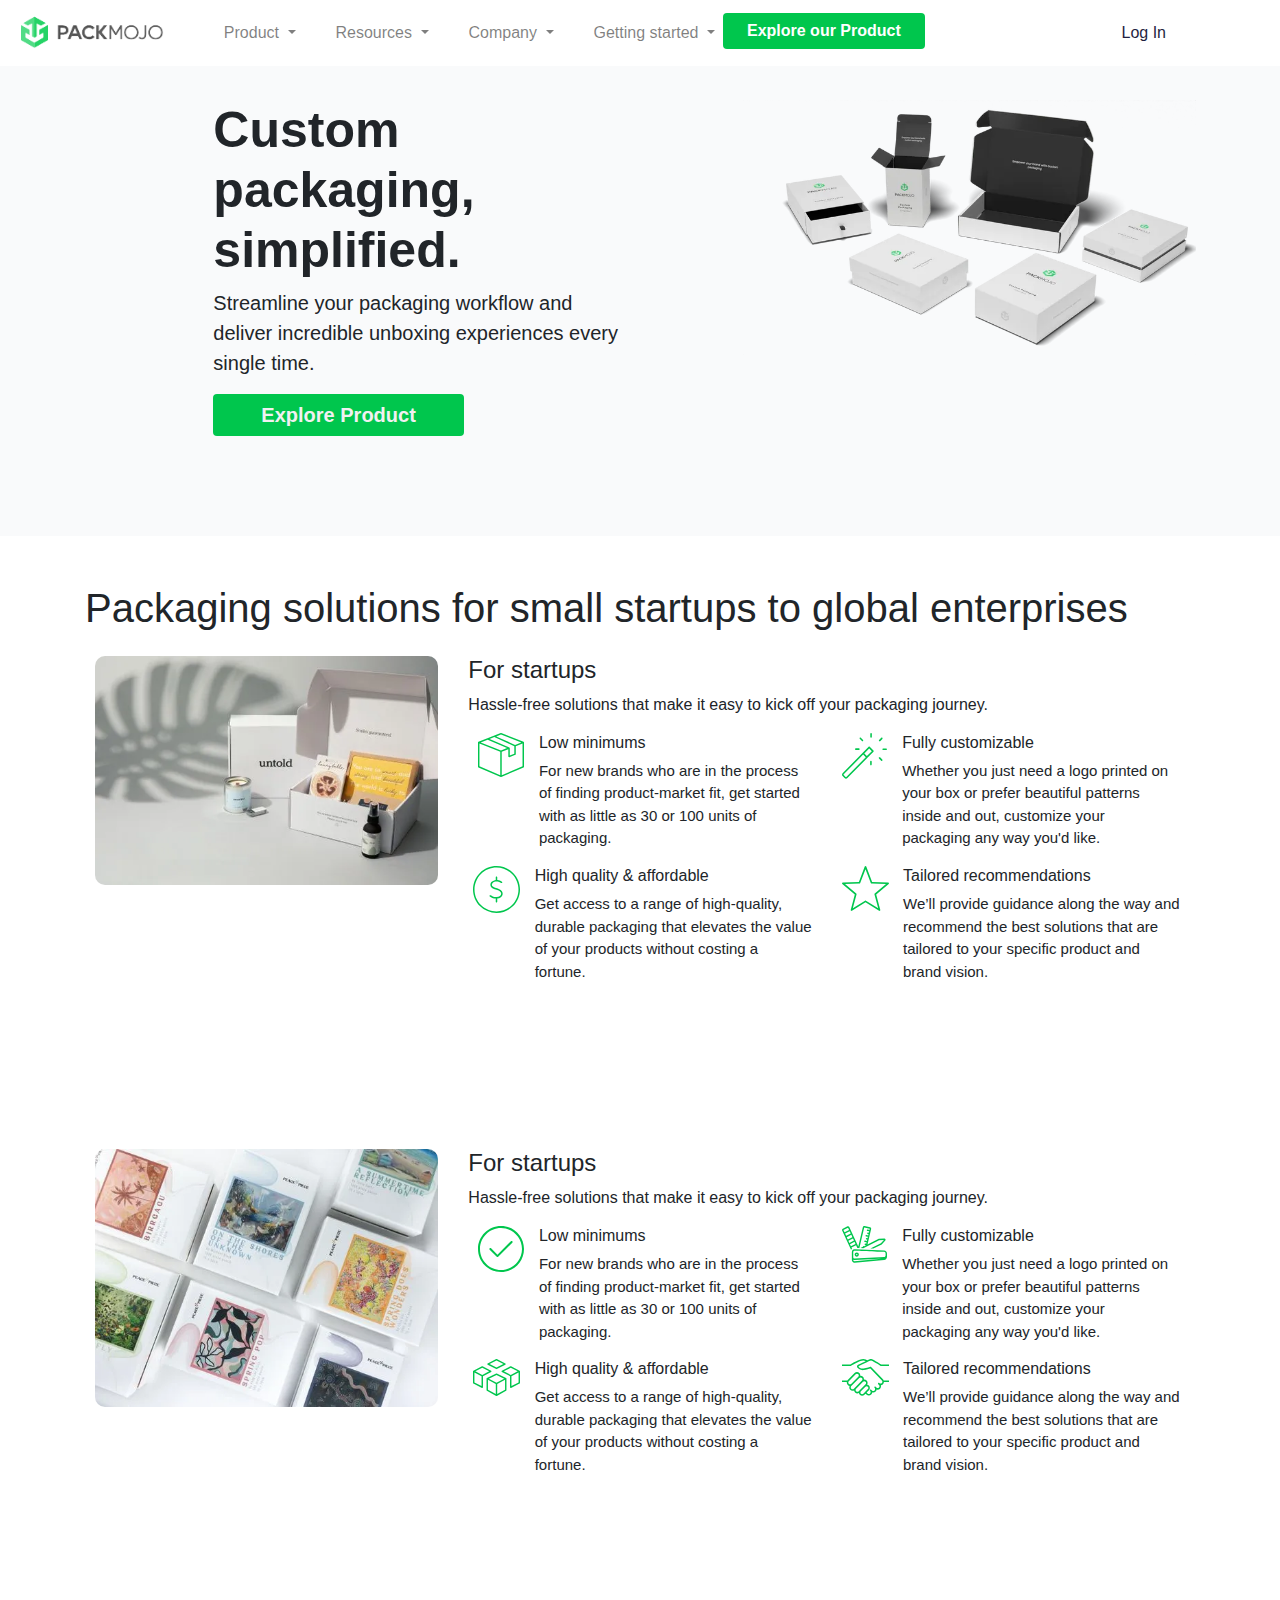
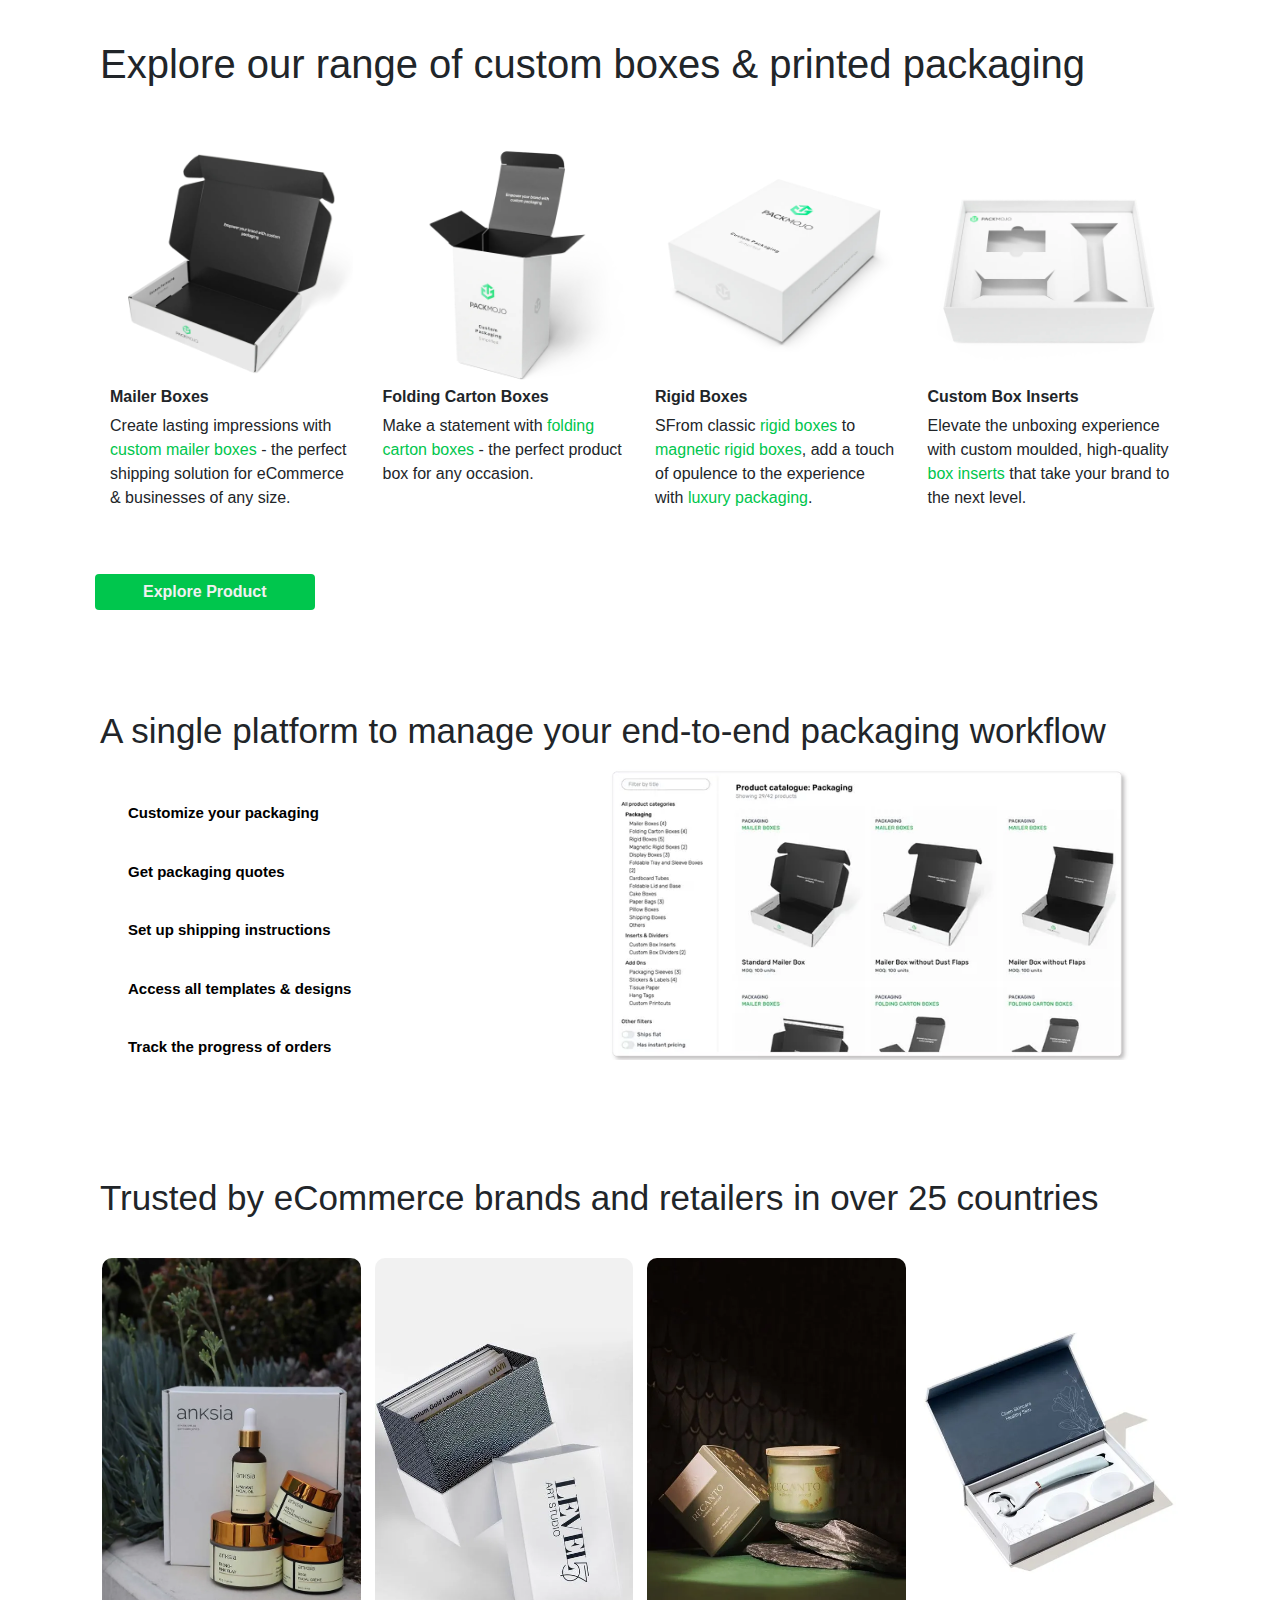
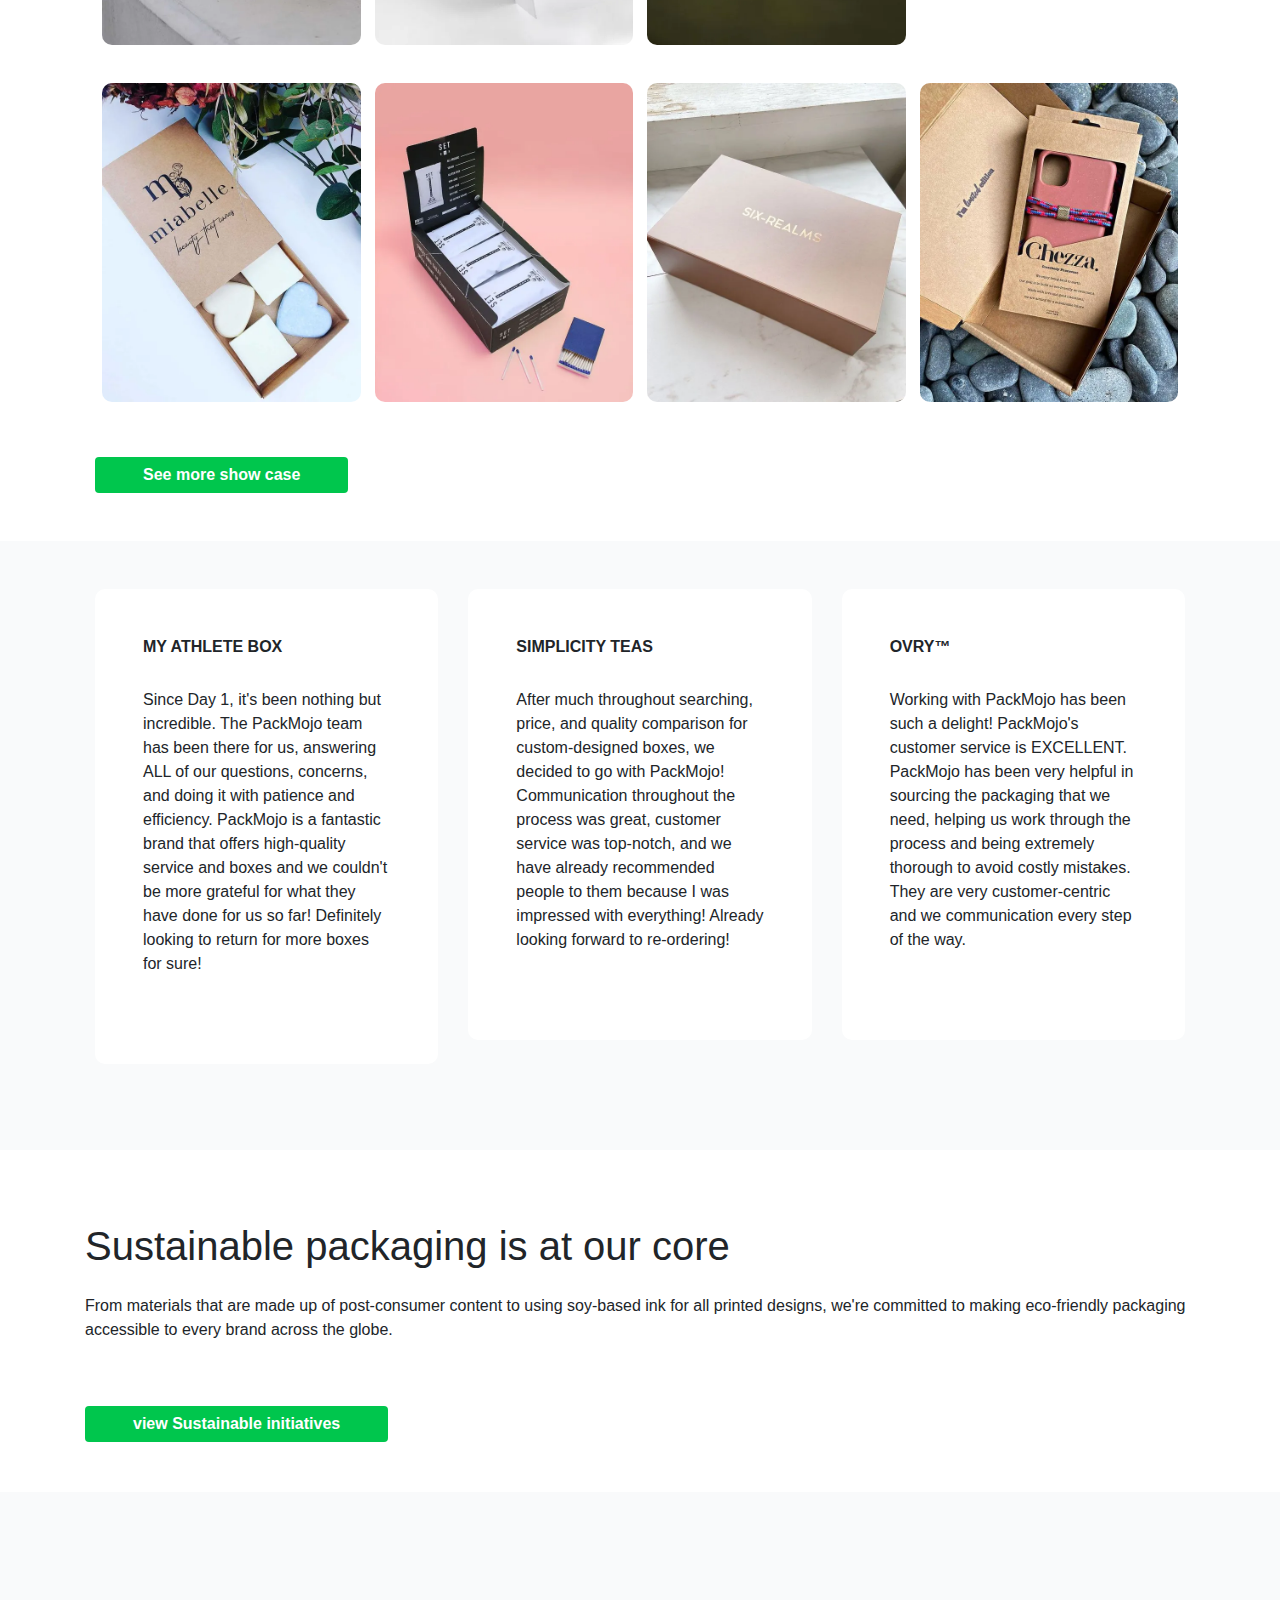
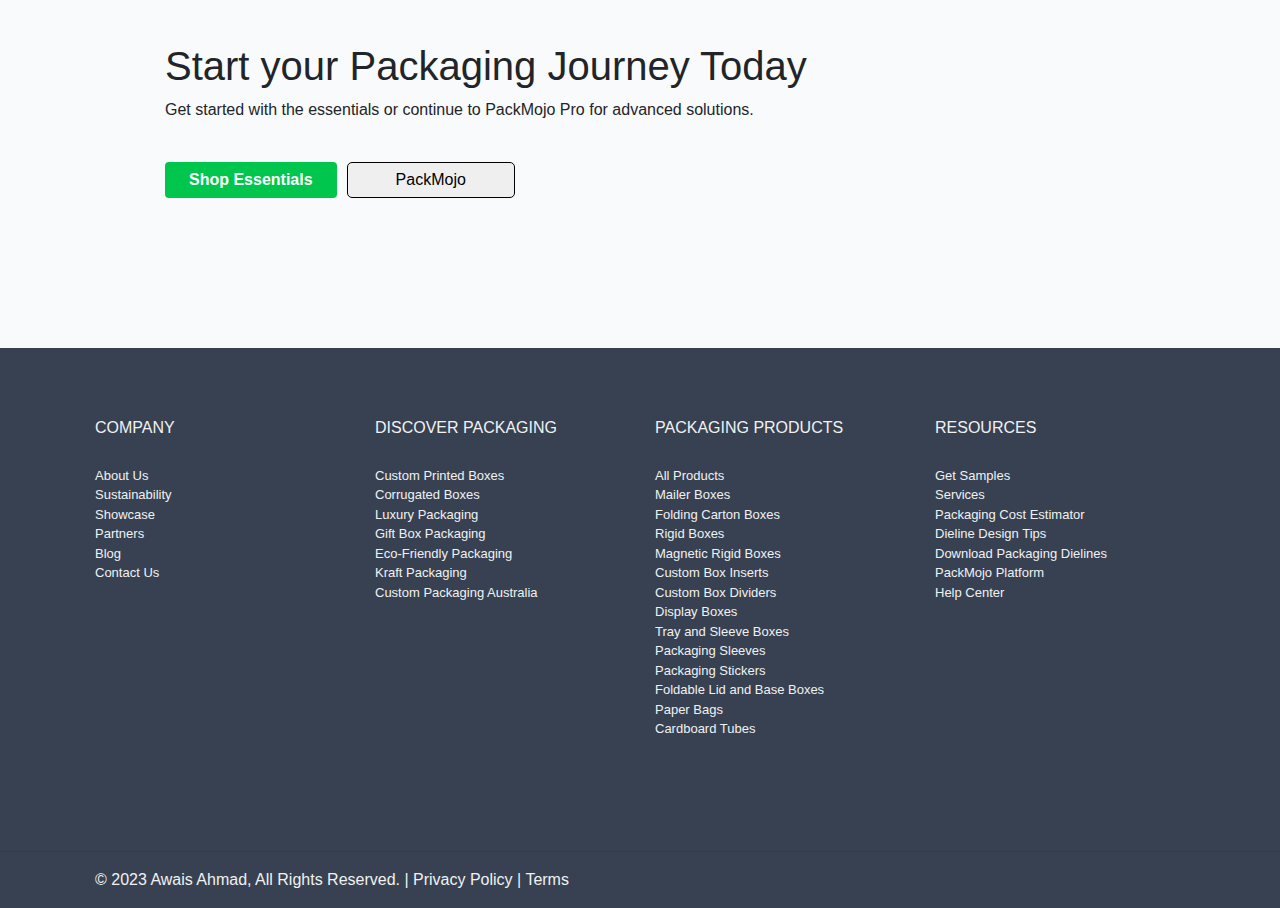
<file: index.html>
<!DOCTYPE html>
<html>

<head>
    <!-- Add Bootstrap CSS link -->
    <link rel="stylesheet" href="https://maxcdn.bootstrapcdn.com/bootstrap/4.5.2/css/bootstrap.min.css">
    <!-- <link rel="stylesheet" href="assets/css/bootstrap.min.css"> -->
    <link rel="stylesheet" href="assets/css/style.css">
    <link rel="stylesheet" href="assets/css/fontawesome.min.css">
    <!-- <script src="https://kit.fontawesome.com/03917596da.js" crossorigin="anonymous"></script> -->
    <link rel="icon" href="assets/images/apple-touch-icon-114x114.png" type="image/x-icon">
    <title>Custom Packmojo</title>
</head>

<body>
    <nav class="navbar navbar-expand-lg navbar-light bg-white fix fixed-top">
        <a class="navbar-brand" href="index.html">
            <img src="assets/images/logo-removebg-preview.png" alt="Logo" height="40">
        </a>
        <button class="navbar-toggler" type="button" data-toggle="collapse" data-target="#navbarNavDropdown"
            aria-controls="navbarNavDropdown" aria-expanded="false" aria-label="Toggle navigation">
            <span class="navbar-toggler-icon"></span>
        </button>
        <div class="collapse navbar-collapse ml-3" id="navbarNavDropdown" class="myNavbar">
            <ul class="navbar-nav ml-3">
                <li class="nav-item dropdown">
                    <a class="nav-link dropdown-toggle" href="#" id="dropdown1" role="button" data-toggle="dropdown"
                        aria-haspopup="true" aria-expanded="false">
                        Product
                    </a>
                    <div class="dropdown-menu pl-4" aria-labelledby="dropdown1">
                        <div class="dropdown-item"> 
                            <div class="row">
                              <div class="col-lg-6">
                                  <h3>Packing</h3>
                                  <p>Choose from over 40 packaging products</p>
                              </div>
                              <div class="col-lg-6">
                                <h3>Packing</h3>
                                <p>Choose from over 40 packaging products</p>
                            </div>
                            </div>
                            <div class="row">
                                <div class="col-2">
                                    <div class="tages">
                                    <a href="">Mailer Boxes</a>
                                </div>
                                </div>
                                <div class="col-2">
                                    <div class="tages">
                                    <a href="">Folding Cartons</a>
                                </div>
                                </div>
                                <div class="col-2">
                                    <div class="tages">
                                    <a href="">Mailer Boxes</a>
                                </div>
                                </div>
                                <div class="col-2">
                                    <div class="tages">
                                    <a href="">Mailer Boxes</a>
                                </div>
                                </div>
                                <div class="col-2">
                                    <div class="tages">
                                    <a href="">Mailer Boxes</a>
                                </div>
                                </div>
                                <div class="col-2">
                                    <div class="tages">
                                    <a href="">Mailer Boxes</a>
                                </div>
                                </div>
                            </div>
                            <div class="row">
                                <div class="col-2">
                                    <div class="tages pt-3 pb-3">
                                    <a href="">Mailer Boxes</a>
                                </div>
                                </div>
                                <div class="col-2">
                                    <div class="tages pt-3 pb-">
                                    <a href="">Mailer Boxes</a>
                                </div>
                                </div>
                                <div class="col-2">
                                    <div class="tages pt-3 pb-">
                                    <a href="">Mailer Boxes</a>
                                </div>
                                </div>
                                <div class="col-2">
                                    <div class="tages pt-3 pb-">
                                    <a href="">Mailer Boxes</a>
                                </div>
                                </div>
                                <div class="col-2">
                                    <div class="tages pt-3 pb-">
                                    <a href="">Mailer Boxes</a>
                                </div>
                                </div>
                                <div class="col-2">
                                    <div class="tages pt-3 pb-">
                                    <a href="">Mailer Boxes</a>
                                </div>
                                </div>
                            </div>
                          </div>

                        <a class="dropdown-item" href="#">
                            <p>Choose from over 40 packaging products</p>
                        </a>
                        <a class="dropdown-item" href="#">Option 2</a>
                        <a class="dropdown-item" href="#">Option 3</a>
                    </div>
                </li>
                <li class="nav-item dropdown pl-4">
                    <a class="nav-link dropdown-toggle" href="#" id="dropdown2" role="button" data-toggle="dropdown"
                        aria-haspopup="true" aria-expanded="false">
                        Resources
                    </a>
                    <div class="dropdown-menu" aria-labelledby="dropdown2">

                        <div class="dropdown-item"> 
                            <div class="row">
                              <div class="col-lg-10">
                                  <h3>Learn</h3>
                                  <p>Actionable information for beginners & experts alike</p>
                              </div>
                              <div class="col-lg-2">
                                <h3>Explore</h3>
                                 <span>Get inspired
                                 </span>
                            </div>
                            </div>
                          </div>
                          <div class="dropdown-item"> 
                            <div class="row">
                              <div class="col-lg-6">
                                  <h6>Custom packaging 101</h>
                                  <p>Choose from over 40 packaging products</p>
                              </div>
                              <div class="col-lg-6">
                                <h3>Packing</h3>
                                <p>Choose from over 40 packaging products</p>
                            </div>
                            </div>
                            <div class="dropdown-item"> 
                                <div class="row">
                                  <div class="col-lg-6">
                                      <h3>Packing</h3>
                                      <p>Choose from over 40 packaging products</p>
                                  </div>
                                  <div class="col-lg-6">
                                   <a href=""><h3>Packing</h3>
                                    <p>Choose from over 40 packaging products</p></a> 
                                </div>
                                </div>
                    </div>
                </li>
                <li class="nav-item dropdown pl-4">
                    <a class="nav-link dropdown-toggle" href="#" id="dropdown3" role="button" data-toggle="dropdown"
                        aria-haspopup="true" aria-expanded="false">
                        Company
                    </a>
                    <div class="dropdown-menu" aria-labelledby="dropdown3">
                        <a class="dropdown-item" href="#">Option 1</a>
                        <a class="dropdown-item" href="#">Option 2</a>
                        <a class="dropdown-item" href="#">Option 3</a>
                    </div>
                </li>
                <li class="nav-item dropdown pl-4">
                    <a class="nav-link dropdown-toggle" href="#" id="dropdown4" role="button" data-toggle="dropdown"
                        aria-haspopup="true" aria-expanded="false">
                        Getting started
                    </a>
                    <div class="dropdown-menu" aria-labelledby="dropdown4">
                        <a class="dropdown-item" href="#">Option 1</a>
                        <a class="dropdown-item" href="#">Option 2</a>
                        <a class="dropdown-item" href="#">Option 3</a>
                    </div>
                </li>
                <li>
                    <a class="btn btn-success ml-auto pl-4 pr-4 " href="Explore our Product/ExploreOurProduct.html">Explore our Product</a>
                </li>
            </ul>

        </div>
        <div class="mr-5 log"><a href="#">Log In</a></div>

    </nav>
    <div class="home-pic">
        <div class="container ">
            <div class="row justify-content-between gy-5">

                <div
                    class=" col-lg-5 order-2 order-lg-1 d-flex flex-column justify-content-left align-items-left align-items-lg-start text-left text-lg-start head-title">
                    <h1>Custom packaging, simplified.</h1>
                    <p>Streamline your packaging workflow and deliver incredible unboxing experiences every single time.
                    </p>
                    <button class="btn pl-5 pr-5"><a href="Explore our Product/ExploreOurProduct.html">Explore Product</a></button>
                </div>
                <div class="col-lg-5 order-1 order-lg-2 text-center text-lg-start head-image">
                    <img src="assets/images/medium_packmojo_custom_boxes_assorted_hero_8a27796de6.webp" alt="">
                </div>
            </div>
        </div>

    </div>
    <!-- --------------------------------------------------second section----------------------------------------------------------------- -->

    <div class="container">
        <div class="pt-lg-5">
            <h1>Packaging solutions for small startups to global enterprises</h1>
        </div>
        <div class="blog_section_2 pt-3">
            <div class="row">
                <div class="col-md-12 col-sm-12 col-lg-4 mailer_boxes">
                    <img src="assets/images/small_untold_custom_printed_mailer_boxes_aea6c1288c.webp" class="image_7"
                        style="width:100%">
                </div>
                <div class="col-md-12 col-lg-8">
                    <h4>For startups</h4>
                    <p>Hassle-free solutions that make it easy to kick off your packaging journey.</p>
                    <div class="row">

                        <div class="col-1 shop">
                            <img src="assets/images/shipping_carton_icon_green_8949bfbe1f.svg" alt="">
                        </div>
                        <div class="col-5">
                            <h6 class="classes_text">Low minimums</h6>
                            <p class="ipsum_text">For new brands who are in the process of finding product-market fit,
                                get started with as little as 30 or 100 units of packaging. </p>
                        </div>
                        <div class="col-1 shop">
                            <img src="assets/images/wand_icon_greeen_0903891bad.svg" alt="">
                        </div>
                        <div class="col-5">
                            <h6 class="classes_text">Fully customizable</h6>
                            <p class="ipsum_text">Whether you just need a logo printed on your box or prefer beautiful
                                patterns inside and out, customize your packaging any way you'd like.

                            </p>
                        </div>
                        <div class="row">
                            <div class="col-1 shop">
                                <img src="assets/images/dollar_sign_in_circle_icon_green_43010ea399.svg" alt="">
                            </div>
                            <div class="col-5">
                                <h6 class="classes_text">High quality & affordable</h6>
                                <p class="ipsum_text">Get access to a range of high-quality, durable packaging that
                                    elevates the value of your products without costing a fortune.</p>
                            </div>
                            <div class="col-1 shop">
                                <img src="assets/images/star_icon_green_b04d5cd09c.svg" alt="">
                            </div>
                            <div class="col-5">
                                <h6 class="classes_text">Tailored recommendations</h6>
                                <p class="ipsum_text">We’ll provide guidance along the way and recommend the best
                                    solutions that are tailored to your specific product and brand vision.</p>
                            </div>
                        </div>
                    </div>
                </div>
            </div>
        </div>
        <!-- -------------------------------------------------third /section----------------------------------------------------------------- -->
        <div class="blog_section_2 third_section">
            <div class="row">
                <div class="col-md-12 col-sm-12 col-lg-4 mailer_boxes">
                    <img src="assets/images/small_peace_x_piece_puzzles_premium_rigid_boxes_flatlay_71f49532ec.webp"
                        class="image_7" style="width:100%">
                </div>
                <div class="col-md-12 col-lg-8">
                    <h4>For startups</h4>
                    <p>Hassle-free solutions that make it easy to kick off your packaging journey.</p>
                    <div class="row">

                        <div class="col-1 shop">
                            <img src="assets/images/checkmark_in_circle_icon_green_84fd77acc0.svg" alt="">
                        </div>
                        <div class="col-5">
                            <h6 class="classes_text">Low minimums</h6>
                            <p class="ipsum_text">For new brands who are in the process of finding product-market fit,
                                get started with as little as 30 or 100 units of packaging. </p>
                        </div>
                        <div class="col-1 shop">
                            <img src="assets/images/design_tools_icon_green_1e377a715d.svg" alt="">
                        </div>
                        <div class="col-5">
                            <h6 class="classes_text">Fully customizable</h6>
                            <p class="ipsum_text">Whether you just need a logo printed on your box or prefer beautiful
                                patterns inside and out, customize your packaging any way you'd like.

                            </p>
                        </div>
                        <div class="row">
                            <div class="col-1 shop">
                                <img src="assets/images/multiple_boxes_icon_green_c8be1cbaf3.svg" alt="">
                            </div>
                            <div class="col-5">
                                <h6 class="classes_text">High quality & affordable</h6>
                                <p class="ipsum_text">Get access to a range of high-quality, durable packaging that
                                    elevates the value of your products without costing a fortune.</p>
                            </div>
                            <div class="col-1 shop">
                                <img src="assets/images/handshake_icon_green_66beab11bc.svg" alt="">
                            </div>
                            <div class="col-5">
                                <h6 class="classes_text">Tailored recommendations</h6>
                                <p class="ipsum_text">We’ll provide guidance along the way and recommend the best
                                    solutions that are tailored to your specific product and brand vision.</p>
                            </div>
                        </div>
                    </div>
                </div>
            </div>
        </div>
        <!-- //////////////////////////////////////////////////////////////////////////////////////////////////////////////// -->
        <div class="container">
            <div class="range pt-lg-5">
                <h1>Explore our range of custom boxes & printed packaging</h1>
            </div>
            <div class="row pt-lg-5">
                <div class="col-lg-3 col-md-12">
                    <div class="card Mailer_Boxes">
                        <a href="Corrugated Mailer Boxes/CorrugatedMailerBoxes.html"><img
                                src="assets/images/packmojo_mb_s_standard_mailer_box_product_catalogue_01_21608f7745.webp"
                                alt="" width="100%"></a>
                        <h6>Mailer Boxes</h6>
                        <p>Create lasting impressions with <a href="Corrugated Mailer Boxes/CorrugatedMailerBoxes.html"> custom mailer boxes</a> - the perfect shipping
                            solution for
                            eCommerce & businesses of any size.</p>
                    </div>
                </div>

                <div class="col-lg-3 col-md-12">
                    <div class="card Mailer_Boxes">
                        <a href="FoldingCartonBoxes/FoldingCartonBoxes.html"><img
                                src="assets/images/packmojo_fc_slb_folding_carton_snap_lock_product_catalogue_01_b0a87e75e5.webp"
                                alt="" width="100%"></a>
                        <h6>Folding Carton Boxes</h6>
                        <p>Make a statement with <a href="FoldingCartonBoxes/FoldingCartonBoxes.html"> folding carton boxes</a> - the perfect product box for any
                            occasion.</p>
                    </div>
                </div>

                <div class="col-lg-3  col-md-12 Mailer_Boxes">
                    <div class="card Mailer_Boxes">
                        <a href="RigidBoxes/RigidBoxes.html"><img
                                src="assets/images/packmojo_rb_fc_rigid_box_full_cover_lid_product_catalogue_01_686a54f48b.webp"
                                alt="" width="100%"></a>
                        <h6>Rigid Boxes</h6>
                        <p>SFrom classic <a href="RigidBoxes/RigidBoxes.html">rigid boxes</a> to <a href="RigidBoxes/RigidBoxes.html">magnetic rigid boxes</a>, add a touch
                            of opulence to the experience with <a href="RigidBoxes/RigidBoxes.html">luxury packaging</a>.</p>
                    </div>
                </div>

                <div class="col-lg-3  col-md-12">
                    <div class="card Mailer_Boxes">
                        <a href="CustomBoxInserts/CustomBoxInserts.html"><img
                                src="assets/images/packmojo_en_ins_custom_box_inserts_product_catalogue_01_6867589271.webp"
                                alt="" width="100%"></a>
                        <h6>Custom Box Inserts</h6>
                        <p>Elevate the unboxing experience with custom moulded, high-quality <a href="CustomBoxInserts/CustomBoxInserts.html">box inserts</a>
                            that take your brand to the next level.</p>
                    </div>

                </div>
                <div class="pt-5">
                    <button class="btn pl-5 pr-5"><a href="Explore our Product/ExploreOurProduct.html">Explore Product</a></button>
                </div>
            </div>
        </div>
        <!-- /////////////////////////////////////////////////////////////////////////////////////////////////////////////////////////// -->
        <div class="container">
            <div class="range_single pr-lg-5">
                <h2>A single platform to manage your end-to-end packaging workflow</h2>
            </div>
            <div class="row">
                <div class="col-md-12 col-sm-12 col-lg-5 pt-4">
                    <button id="button1" type="button" class="collapsible" onclick="changeImage(1) "
                        onclick="toggleDropdown(1)">Customize your packaging <span class="dropdown-icon"><i
                                class="fa-solid fa-caret-down"></i></span></button>
                    <div class="content dropdown " id="dropdown1">
                        <p>From custom sizes and materials, to print and finish options, tailor the packaging
                            specifications to your exact needs.</p>
                    </div>
                    <button id="button2" type="button" class="collapsible" onclick="changeImage(2)"
                        onclick="toggleDropdown(1)">Get
                        packaging quotes <span class="dropdown-icon"><i
                                class="fa-solid fa-caret-down"></i></span></button>
                    <div class="content dropdown " id="dropdown2">
                        <p>Get instant quotes for comparison or request custom quotes (RFQ) for bespoke packaging.</p>
                    </div>
                    <button id="button3" type="button" class="collapsible" onclick="changeImage(3)"
                        onclick="toggleDropdown(1)">Set
                        up shipping instructions <span class="dropdown-icon"><i
                                class="fa-solid fa-caret-down"></i></span></button>
                    <div class="content dropdown " id="dropdown3">
                        <p>Whether you need some packaging expedited or shipped to multiple warehouses across the globe,
                            control where, when, and how you'd like these delivered.</p>
                    </div>
                    <button id="butto41" type="button" class="collapsible" onclick="changeImage(4)"
                        onclick="toggleDropdown(1)">Access all templates & designs <span class="dropdown-icon"><i
                                class="fa-solid fa-caret-down"></i></span></button>
                    <div class="content  dropdown " id="dropdown4">
                        <p>Access all your dieline templates and never lose track of which artwork file was used in
                            previous production runs.</p>
                    </div>
                    <button id="button5" type="button" class="collapsible" onclick="changeImage(5)"
                        onclick="toggleDropdown(1)">Track
                        the progress of orders <span class="dropdown-icon"><i
                                class="fa-solid fa-caret-down"></i></span></button>
                    <div class="content dropdown " id="dropdown5">
                        <p>Get full visibility on the progress of samples, production, and shipping.</p>
                    </div>
                </div>
                <div class="col-md-12 col-sm-12 col-lg-7 pt-2">
                    <img id="myImage" src="assets/images/medium_packmojo_platform_product_catalog_495f9da5a5.webp"
                        alt="" width="100%">
                </div>

            </div>
        </div>
        <!-- /////////////////////////////////////////////////////////////////////////////////////////////////////////////////////////////////////////////// -->
        <div class="container">
            <div class="range_single pr-lg-5">
                <h2>Trusted by eCommerce brands and retailers in over 25 countries</h2>
            </div>
            <div class="row pt-xl-4">
                <div class="col-lg-3 col-md-6 col-sm-12 image-container">
                    <a href=""><img src="assets/images/large_anksia_custom_corrugated_packaging_boxes_c36211455b.webp"
                            alt="" width="100%"></a>
                    <div class="image-overlay">
                        Anksia
                        <p>Mailer Boxes</p>
                    </div>
                </div>
                <div class="col-lg-3 col-md-6 col-sm-12 image-container">
                    <a href="LEVEL57ArtStudioCaseStudy/LEVEL57ArtStudioCaseStudy.html"><img
                            src="assets/images/medium_level57_art_studio_custom_printed_shoulder_and_neck_rigid_box_10884439cf.webp"
                            alt="" width="100%"></a>
                    <div class="image-overlay">
                        Level57 Art Studio
                        <p>Shoulder and Neck Rigid Boxes</p>
                    </div>
                </div>
                <div class="col-lg-3 col-md-6 col-sm-12 image-container">
                    <a href="RecantoWellnessCaseStudy/RecantoWellnessCaseStudy.html"><img
                            src="assets/images/medium_recanto_wellness_candle_with_folding_carton_box_b53ce8f6cd.webp"
                            alt="" width="100%"></a>
                    <div class="image-overlay">
                        Recanto Wellness
                        <p>Folding Carton Box</p>
                    </div>
                </div>
                <div class="col-lg-3 col-md-6 col-sm-12 image-container">
                    <a href="LUNAESCENTCaseStudy/LUNAESCENTCaseStudy.html"><img
                            src="assets/images/medium_lunaescent_magnetic_rigid_box_custom_box_inserts_677e87690c.webp"
                            alt="" width="100%"></a>
                    <div class="image-overlay">
                        LUNAESCENT
                        <p>Magnetic Rigid Box with Inserts</p>
                    </div>
                </div>
            </div>
            <div class="row pt-xl-4">
                <div class="col-lg-3 col-md-6 col-sm-12 image-container">
                    <a href=""><img src="assets/images/medium_mia_belle_custom_tray_boxes_with_sleeve_e571eea3e1.webp"
                            alt="" width="100%"></a>
                    <div class="image-overlay">
                        Mia Belle
                        <p>Foldable Tray and Sleeve Boxes</p>
                    </div>
                </div>
                <div class="col-lg-3 col-md-6 col-sm-12 image-container">
                    <a href="SETBARCaseStudy/SETBARCaseStudy.html"><img src="assets/images/medium_setbar_custom_display_box_packaging_c4accb3ce2.webp"
                            alt="" width="100%"></a>
                    <div class="image-overlay">
                        SETBAR
                        <p>Display Boxes</p>
                    </div>
                </div>
                <div class=" col-sm-12 col-md-6 col-lg-3 col-xl-3 col- image-container">
                    <a href="SixRealmsCaseStudy/SixRealmsCaseStudy.html"><img src="assets/images/medium_six_realms_custom_magnetic_rigid_box_0959cacf12.webp"
                            alt="" width="100%"></a>
                    <div class="image-overlay">
                        Six Realms
                        <p>Magnetic Rigid Box</p>
                    </div>
                </div>
                <div class="col-lg-3 col-md-6 col-sm-12 image-container">
                    <a href="ChezzaCaseStudy/ChezzaCaseStudy.html"><img src="assets/images/medium_chezza_custom_phone_case_packaging_kraft_05af57032c.webp"
                            alt="" width="100%"></a>
                    <div class="image-overlay">
                        Chezza
                        <p>Folding Carton Box</p>
                    </div>
                </div>
                <div class="pt-5">
                    <button class="btn pl-5 pr-5">See more show case</button>
                </div>
            </div>
        </div>
    </div>
    <!-- /////////////////////////////////////////////////////////////////////////////////////////////////////////////// -->
    <section class=" section_fourth ">
        <div class="container">
            <div class="mt-lg-5">
                <div class="row pt-lg-5">
                    <div class="col-lg-4 col-md-12">
                        <div class="card  ATHLETE_BOX p-lg-5">

                            <h6>MY ATHLETE BOX</h6>
                            <p class="pt-4">Since Day 1, it's been nothing but incredible. The PackMojo team has been
                                there for us,
                                answering ALL of our questions, concerns, and doing it with patience and efficiency.
                                PackMojo is a fantastic brand that offers high-quality service and boxes and we couldn't
                                be more grateful for what they have done for us so far! Definitely looking to return for
                                more boxes for sure!</p>
                            <div class="stars">
                                <i class="fa-solid fa-star"></i>
                                <i class="fa-solid fa-star"></i>
                                <i class="fa-solid fa-star"></i>
                                <i class="fa-solid fa-star"></i>
                                <i class="fa-solid fa-star"></i>
                            </div>
                        </div>
                        <p></p>
                    </div>

                    <div class="col-lg-4 col-md-12">
                        <div class="card ATHLETE_BOX  p-lg-5">

                            <h6>SIMPLICITY TEAS</h6>
                            <p class="pt-4">After much throughout searching, price, and quality comparison for
                                custom-designed boxes,
                                we decided to go with PackMojo! Communication throughout the process was great, customer
                                service was top-notch, and we have already recommended people to them because I was
                                impressed with everything! Already looking forward to re-ordering!</p>
                            <div class="stars">
                                <i class="fa-solid fa-star"></i>
                                <i class="fa-solid fa-star"></i>
                                <i class="fa-solid fa-star"></i>
                                <i class="fa-solid fa-star"></i>
                                <i class="fa-solid fa-star"></i>
                            </div>
                        </div>
                        <p></p>

                    </div>

                    <div class="col-lg-4  col-md-12 Mailer_Boxes">
                        <div class="card ATHLETE_BOX  p-lg-5   ">

                            <h6>OVRY™</h6>
                            <p class="pt-4">Working with PackMojo has been such a delight! PackMojo's customer service
                                is EXCELLENT.
                                PackMojo has been very helpful in sourcing the packaging that we need, helping us work
                                through the process and being extremely thorough to avoid costly mistakes. They are very
                                customer-centric and we communication every step of
                                the way.</p>
                            <div class="stars">
                                <i class="fa-solid fa-star"></i>
                                <i class="fa-solid fa-star"></i>
                                <i class="fa-solid fa-star"></i>
                                <i class="fa-solid fa-star"></i>
                                <i class="fa-solid fa-star"></i>
                            </div>
                        </div>
                    </div>


                </div>
            </div>
        </div>
    </section>

    <!-- /////////////////////////////////////////////////////////////////////////////////////////////////////////////////////////////////// -->
    <div class="container">
        <div class="pt-lg-5">
            <div class="pt-lg-4 Sustainable">
                <h1>Sustainable packaging is at our core</h1>
            </div>
            <div class="pt-3">
                <p>From materials that are made up of post-consumer content to using soy-based ink for all printed
                    designs, we're committed to making eco-friendly packaging accessible to every brand across the
                    globe.</p>
            </div>
        </div>
        <div class="pt-5">
            <button class="btn pl-5 pr-5">view Sustainable initiatives</button>
        </div>
    </div>
    <!-- ////////////////////////////////////////////////////////////////////////////////////////////////////////////////////////////////// -->
    <section class="second-last-section">
        <div class="container">
            <div class="">
                <h1>Start your Packaging Journey Today</h1>
                <p>Get started with the essentials or continue to PackMojo Pro for advanced solutions.</p>
                <div class="last-btn">
                    <div class="pt-4">
                        <button class="btn pl-4 pr-4">Shop Essentials</button>
                    </div>
                    <div class="pt-4 ">
                        <button class=" pl-5 pr-5 last-btn1">PackMojo <Prog></Prog> </button>
                    </div>
                </div>
            </div>
        </div>
    </section>

    <!-- /////////////////////////////////////////////////////////////////////////////////////////////////////////////////////////// -->
    <section class=" foot">
        <div class="container">
            <div class="row fot">
                <div class="col-sm-12 col-md-6 col-lg-3 col-xl-3">
                    <div>
                        <h6>COMPANY</h6>
                    </div>
                    <div class="last-list">
                        <ul class="">
                            <li><a href="">About Us</a></li>
                            <li><a href="">Sustainability</a></li>
                            <li><a href="">Showcase</a></li>
                            <li><a href="">Partners</a></li>
                            <li><a href="">Blog</a></li>
                            <li><a href="">Contact Us</a></li>

                        </ul>
                    </div>
                </div>
                <div class="col-sm-12 col-md-6 col-lg-3 col-3">
                    <div>
                        <h6>DISCOVER PACKAGING</h6>
                    </div>
                    <div class="last-list">
                        <ul class="">
                            <li><a href="">Custom Printed Boxes</a></li>
                            <li><a href="">Corrugated Boxes</a></li>
                            <li><a href="">Luxury Packaging </a></li>
                            <li><a href="">Gift Box Packaging</a></li>
                            <li><a href="">Eco-Friendly Packaging</a></li>
                            <li><a href="">Kraft Packaging</a></li>
                            <li><a href="">Custom Packaging Australia</a></li>
                        </ul>
                    </div>
                </div>
                <div class="col-sm-12 col-md-6 col-lg-3 col-3">
                    <div>
                        <h6>PACKAGING PRODUCTS</h6>
                    </div>
                    <div class="last-list">
                        <ul class="">
                            <li><a href="">All Products</a></li>
                            <li><a href="">Mailer Boxes</a></li>
                            <li><a href="">Folding Carton Boxes</a></li>
                            <li><a href="">Rigid Boxes</a></li>
                            <li><a href="">Magnetic Rigid Boxes</a></li>
                            <li><a href="">Custom Box Inserts</a></li>
                            <li><a href="">Custom Box Dividers</a></li>
                            <li><a href="">Display Boxes</a></li>
                            <li><a href="">Tray and Sleeve Boxes</a></li>
                            <li><a href="">Packaging Sleeves</a></li>
                            <li><a href="">Packaging Stickers</a></li>
                            <li><a href="">Foldable Lid and Base Boxes</a></li>
                            <li><a href="">Paper Bags</a></li>
                            <li><a href="">Cardboard Tubes</a></li>

                        </ul>
                    </div>
                </div>
                <div class="col-sm-12 col-md-6 col-lg-3 col-3">
                    <div>
                        <h6>RESOURCES</h6>
                    </div>
                    <div class="last-list">
                        <ul class="">
                            <li><a href="">Get Samples </a></li>
                            <li><a href="">Services</a></li>
                            <li><a href="">Packaging Cost Estimator</a></li>
                            <li><a href="">Dieline Design Tips</a></li>
                            <li><a href="">Download Packaging Dielines</a></li>
                            <li><a href="">PackMojo Platform</a></li>
                            <li><a href="">Help Center</a></li>
                        </ul>
                    </div>
                </div>
            </div>
        </div>
        <hr>
        <div class="container ">
            <div class="row pb-3">
                <div class="col-lg-6 col-md-6 col-sm-12">
                    <span>© 2023 Awais Ahmad, All Rights Reserved.
                        |
                        Privacy Policy
                        |
                        Terms</span>
                </div>
                <div class="col-lg-6 col-md-6 col-sm-12">
                    <div class="icons">
                        <i class="fa-brands fa-instagram"></i>
                        <i class="fa-brands fa-facebook-f " ></i>
                        <i class="fa-brands fa-linkedin-in "></i>
                        <i class="fa-brands fa-twitter "></i>
                        <i class="fa-brands fa-youtube "></i>
                    </div>
                </div>
            </div>
        </div>
    </section>
    <!-- Add Bootstrap JS scripts -->
    <script src="https://code.jquery.com/jquery-3.5.1.slim.min.js"></script>
    <script src="https://cdn.jsdelivr.net/npm/@popperjs/core@2.5.4/dist/umd/popper.min.js"></script>
    <script src="https://maxcdn.bootstrapcdn.com/bootstrap/4.5.2/js/bootstrap.min.js"></script>
    <script src="assets/js/script.js"></script>

</body>

</html>
</file>
<file: assets/css/style.css>
* {
  padding: 0;
  margin: 0;
  text-decoration: none;
}

body {
  text-decoration: none;
}
.tages a{
  text-decoration: none;
  color: #1F1F41;
  background-color: white;
  padding: 5px;
  padding-top: 5px;
}

.btn {
  background-color: #00c64d;
  color: white;
  font-weight: 600;
  border: #f1f1f1;
}

.fix {
  position: fi;
}

@media only screen and (max-width: 600px) {
  .myNavbar {
    float: right;
    margin-left: 30px;
  }
}

.myNavbar {
  word-spacing: 20px;
  position: fixed;

}
.dropdown-item{
  width: max-content;
}

.home-pic {
  background-color: #f9fafb;
  padding: 100px;
}

.head-title h1 {
  font-size: 50px;
  font-weight: bolder
}

.head-title p {
  font-size: 20px;
}

.head-title button {
  page-break-inside: auto;
  padding-inline-start: 5%;
  padding-inline: 10px;
  font-size: 20px;
}

.head-image img {
  width: 110%;
}

@media (max-width: 600px) {
  .btn {
    padding: 10px 20px;
    font-size: 1.2rem;
  }
}

.log a {
  color: #1F1F41;
  font-weight: 500;
  text-decoration: none;
  margin-right: 50px;
}

.shop img {
  width: 150%;
}

.mailer_boxes img {
  border-radius: 10px;
  width: 120%;
}

.ipsum_text {
  font-size: 15px;
}

.third_section {
  padding-top: 150px;
}

.column {
  float: left;
  width: 25%;
  padding: 0 10px;
}

/* Remove extra left and right margins, due to padding */
.row {
  margin: 0 -5px;
}

/* Clear floats after the columns */
.row:after {
  content: "";
  display: table;
  clear: both;
}

/* Responsive columns */
@media screen and (max-width: 600px) {
  .column {
    width: 100%;
    display: block;
    margin-bottom: 20px;
  }
}

/* Style the counter cards */
.card {

  border: none;


}

.range h1 {
  font-weight: 400;
  padding-top: 100px;
}

.Mailer_Boxes a {
  color: #00c64d;
}

.Mailer_Boxes h6 {
  font-weight: 600;
}

.range_single h2 {
  font-weight: 400;
  padding-top: 100px;
  font-size: 35px;
}

.collapsible {
  background-color: #ffff;
  font-weight: bold;
  cursor: pointer;
  padding: 18px;
  width: 100%;
  border: none;
  text-align: left;
  outline: none;
  font-size: 15px;
}

.active,
.collapsible:hover {
  border: none;
}

.content {
  padding: 0 18px;
  display: none;
  overflow: hidden;
  background-color: #f1f1f1;
}

.dropdown-icon {
  float: right;
  color: #cecdcd;
}

.image-container {
  position: relative;
  display: inline-block;
  border: 2px solid #ffff;
  overflow: hidden;
  transition: border-color 0.3s;
}

.image-overlay {
  position: absolute;
  bottom: 0;
  left: 2;
  width: 97%;
  background-color: rgba(231, 226, 226, 0.5);
  color: #0d0c0c;
  font-weight: 600;
  visibility: hidden;
  opacity: 0;
  transition: visibility 0s, opacity 0.5s;

}

.image-overlay p {
  font-weight: 300;
}

.image-container:hover .image-overlay {
  visibility: visible;
  opacity: 1;
}

.image-container:hover img {
  transform: scale(1.1);
  border-radius: 10px;
}

.image-container img {
  border-radius: 10px;
  transition: transform 0.3s;
}

.image-container:hover {
  border-radius: 15px;
}

.image-container {
  padding: 5px;
}

.section_fourth {
  background-color: #f9fafb;
  padding-bottom: 70px;
  margin-top: 30xpx;
}

.ATHLETE_BOX {
  border-radius: 10px;
}

.stars {
  color: #fb923c;

}

.ATHLETE_BOX h6 {
  font-weight: 700;
}

.Sustainable h1 {
  font-weight: 400;
}

.second-last-section {
  background-color: #f9fafb;
  margin-top: 50px;
  padding: 150px;
}

.last-btn {
  display: inline-flex;

}

.last-btn1 {
  margin-left: 10px;
  border: 1px solid;
  padding: 5px;
  border-radius: 5px;

}

.last-btn1:hover {
  background-color: #d7d7dc;
}

.foot {

  background-color: #374151;
  color: #f1f1f1;


}

.last-list li a {
  text-decoration: none;

  color: #f1f1f1;
}

.last-list ul li {
  list-style: none;
  font-size: small;
}

.fot {
  padding-top: 70px;
  padding-bottom: 80px;
}

.last-list {
  padding-top: 20px;
}

.last-list li a:hover {
  color: #00c64d;
}

.icons i {
  padding-right: 25px;

}

.icons {
  text-align: center;
}

.btn a {
  text-decoration: none;
  color: #f1f1f1;
}

/* ///////////////////////////////////////////////Explore our produci//////////////////////////////////////////////////////////////////////// */
.Explore-section-first {
  background-color: #F9FAFB;
  padding: 20px;
  margin-top: 80px;
}

.Explore-section-Packaging-Solutions {
  padding-top: 100px;
  font-weight: lighter;
  padding-bottom: 100px;
}

.Explore-section-perfect-packaging input {
  margin-top: 10px;
  margin-bottom: 20px;
  padding: 10px;
  padding-right: 200px;
  border-radius: 10px;
  border: 1px solid;
}

.Explore-section-perfect-packaging a {
  text-decoration: none;
  color: #0d0c0c;


  text-align: right;
  float: right;
}

.Explore-section-Mailer_Boxes {
  background-color: #f9f9f9;
  padding: 20px;
  border-radius: 7px;
}

.Explore-section-Mailer_Boxes span {
  color: #00c64d;
}

.Explore-section-fourth-section {
  background-image: linear-gradient(to bottom, rgba(51, 51, 51, 0.6), rgba(51, 51, 51, 0.7)), url(../images/packmojo_sample_kit_mailer_box_with_custom_box_inserts_6d94e071eb.jpg);
  background-position: center center;
  background-size: cover;
}
/* ///////////////////////////////////////////////////////Corrugated Mailer Boxes////////////////////////////////////////////////////// */
.CorrugatedMailerBoxes-first{
  float: right;
  padding-top: 5px;
}
.Explore-section-Packaging-Solution{
  padding-top: 100px;
  padding-bottom: 20px;
}
.CorrugatedMailerBoxes-pic img{
  border-radius: 10px;
}
.CorrugatedMailerBoxes-btn{
  padding-bottom: 100px;
}
.CorrugatedMailerBoxes-third-section{
  background-image: linear-gradient(to bottom, rgba(51, 51, 51, 0.6), rgba(51, 51, 51, 0.7)), url(../images/CorrugatedMailerBoxes/beams_coffee_mailer_box_coffee_capsules_a835643dc2.jpg);
  background-position: center center;
  background-size: cover;
}
.CorrugatedMailerBoxes-fivth{
  background-image: linear-gradient(to bottom, rgba(51, 51, 51, 0.6), rgba(51, 51, 51, 0.7)), url(../images/CorrugatedMailerBoxes/untold_custom_printed_mailer_boxes_aea6c1288c.jpg);
  background-position: center center;
  background-size: cover;
}
.miller img{
  border-radius: 10px;
  
}
.miller{
  padding-bottom: 50px;
}
.CorrugatedMailerBoxes-sixth-section{
  background-color: #F9FAFB;
  padding-bottom: 100px;
}
.CorrugatedMailerBoxes-Corrugation span{
  font-size: 40px;
  padding-left: 10px;
  margin-top: 10px;
}
.CorrugatedMailerBoxes-Corrugation i{
  font-size: 20px;
  padding-top: -10px;
}
.Corrugation{
  color: #00c64d;
}
/* /////////////////////////////////////////////////////////////////////////////////////////////////////////////////////////////////// */
.findindCortonBoxes-third-section{
  background-image: linear-gradient(to bottom, rgba(51, 51, 51, 0.6), rgba(51, 51, 51, 0.7)), url(../images/CorrugatedMailerBoxes/pinta_beauty_custom_folding_carton_box_nail_polish_11de4a11cd.jpeg);
  background-position: center center;
  background-size: cover;
}
/* ////////////////////////////////////////////////////////////////////////////////////////////////////////////////////////////// */
.b{
  color: #00c64d;
  text-align: left;
}
.scroll-image img{
  padding-top: 10px;
  border-radius: 20px;
  height: 100%;
}

.scroll-image{
  padding-bottom: 50px;
}
</file>
